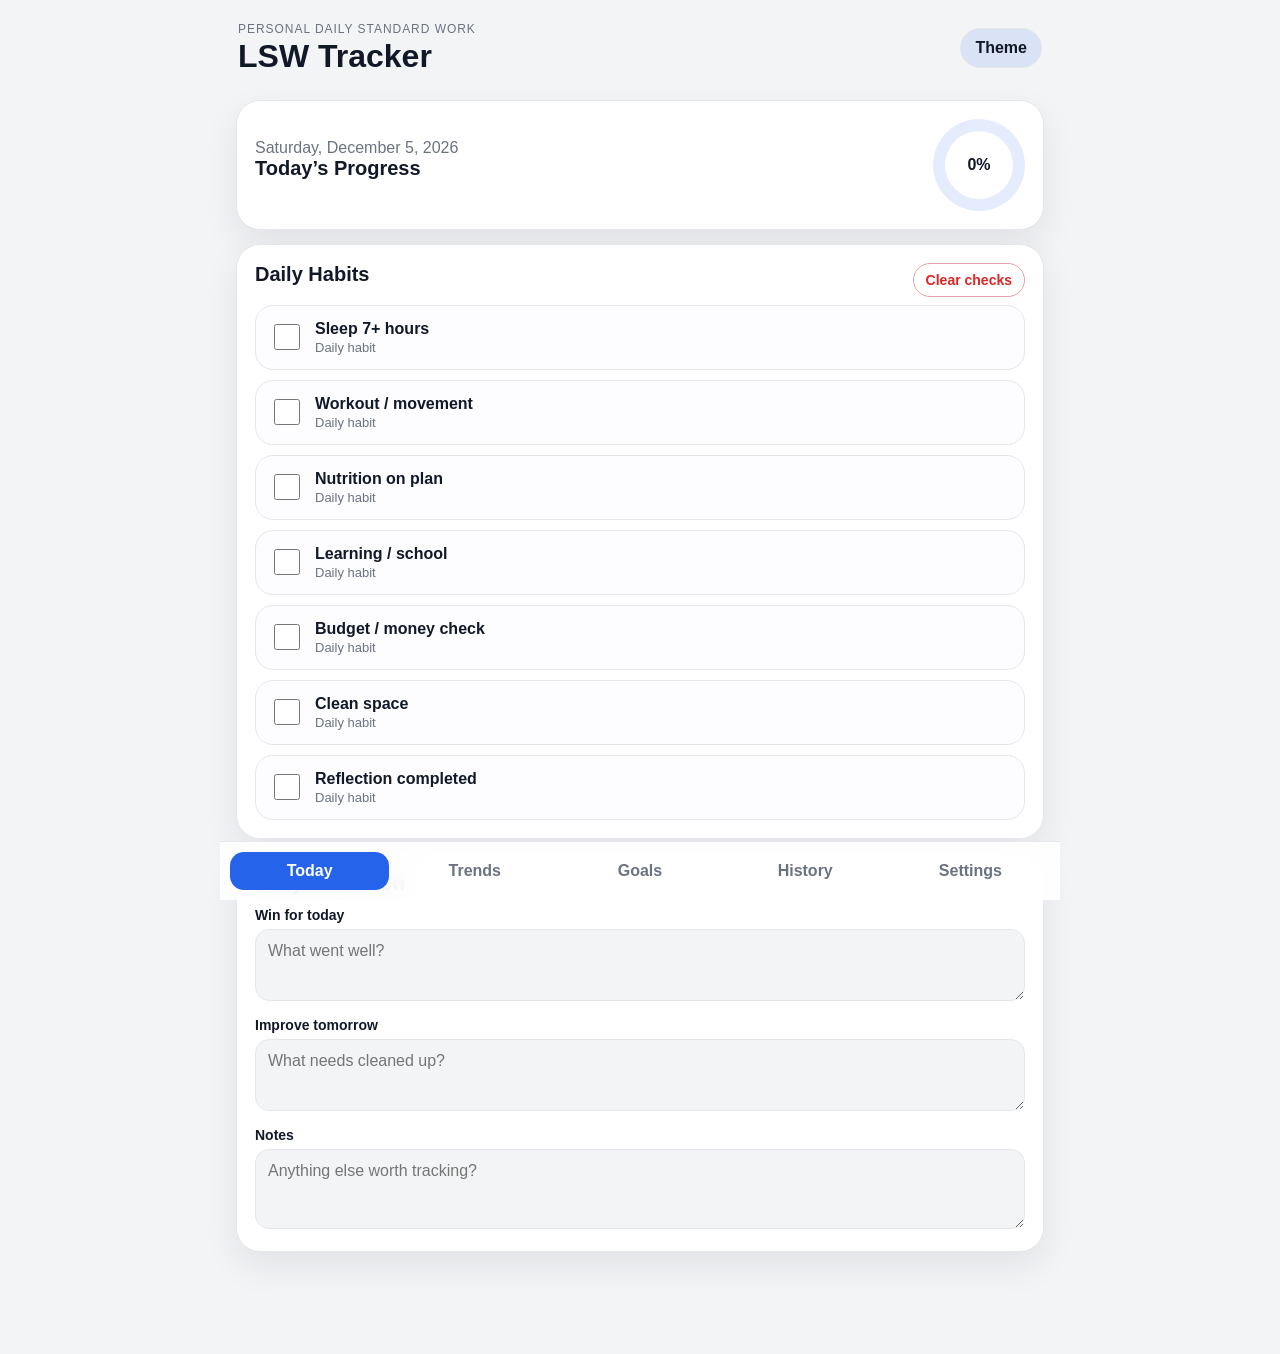
<file: index.html>
<!doctype html>
<html lang="en">
<head>
  <meta charset="utf-8" />
  <meta name="viewport" content="width=device-width, initial-scale=1, viewport-fit=cover" />
  <meta name="theme-color" content="#111827" />
  <meta name="apple-mobile-web-app-capable" content="yes" />
  <meta name="apple-mobile-web-app-status-bar-style" content="black-translucent" />
  <meta name="apple-mobile-web-app-title" content="LSW Tracker" />
  <title>LSW Tracker v2.8</title>
  <link rel="manifest" href="manifest.json" />
  <link rel="apple-touch-icon" href="icons/apple-touch-icon.png" />
  <link rel="stylesheet" href="style.css" />
</head>
<body>
  <div class="app-shell">
    <header class="topbar">
      <div>
        <p class="eyebrow">Personal Daily Standard Work</p>
        <h1 id="appTitle">LSW Tracker</h1>
      </div>
      <button id="themeToggle" class="ghost-btn" type="button">Theme</button>
    </header>

    <main>
      <section id="screen-today" class="screen active">
        <div class="card hero-card">
          <div>
            <p class="muted" id="todayDate"></p>
            <h2>Today’s Progress</h2>
          </div>
          <div class="score-ring"><span id="todayScore">0%</span></div>
        </div>

        <div class="card">
          <div class="section-heading">
            <h2>Daily Habits</h2>
            <button id="clearToday" class="small-btn danger" type="button">Clear checks</button>
          </div>
          <div id="habitList" class="habit-list"></div>
        </div>

        <div class="card">
          <h2>Daily Reflection</h2>
          <label class="field-label" for="winInput">Win for today</label>
          <textarea id="winInput" rows="2" placeholder="What went well?"></textarea>
          <label class="field-label" for="improveInput">Improve tomorrow</label>
          <textarea id="improveInput" rows="2" placeholder="What needs cleaned up?"></textarea>
          <label class="field-label" for="notesInput">Notes</label>
          <textarea id="notesInput" rows="3" placeholder="Anything else worth tracking?"></textarea>
        </div>
      </section>

      <section id="screen-trends" class="screen">
        <div class="card">
          <div class="section-heading">
            <div>
              <h2>Monthly Trendline</h2>
              <p class="muted">Tracks completion percentage by month.</p>
            </div>
            <select id="trendSelect" aria-label="Choose trend"></select>
          </div>
          <canvas id="trendChart" width="900" height="420"></canvas>
          <div id="trendSummary" class="trend-summary"></div>
        </div>

        <div class="card">
          <h2>Habit Breakdown This Month</h2>
          <div id="monthBreakdown" class="breakdown-list"></div>
        </div>
      </section>

      <section id="screen-goals" class="screen">
        <div class="card">
          <div class="section-heading">
            <div>
              <h2>Monthly Goals</h2>
              <p class="muted" id="monthlyGoalMonth"></p>
            </div>
            <button id="addMonthlyGoal" class="small-btn" type="button">Add monthly goal</button>
          </div>
          <div id="monthlyGoalList" class="goal-list"></div>
        </div>

        <div class="card">
          <div class="section-heading">
            <div>
              <h2>Overall Goals</h2>
              <p class="muted">Longer-term goals that do not reset each month.</p>
            </div>
            <button id="addGoal" class="small-btn" type="button">Add overall goal</button>
          </div>
          <div id="goalList" class="goal-list"></div>
        </div>
      </section>

      <section id="screen-history" class="screen">
        <div class="card">
          <div class="section-heading">
            <h2>History</h2>
            <button id="exportCsv" class="small-btn" type="button">Export CSV</button>
          </div>
          <div id="historyList" class="history-list"></div>
        </div>
      </section>

      <section id="screen-settings" class="screen">
        <div class="card">
          <h2>Customize App</h2>
          <label class="field-label" for="appNameInput">App name</label>
          <input id="appNameInput" type="text" />
          <label class="field-label" for="colorInput">Accent color</label>
          <input id="colorInput" type="color" />
        </div>

        <div class="card">
          <div class="section-heading">
            <h2>Customize Habits</h2>
            <button id="addHabit" class="small-btn" type="button">Add habit</button>
          </div>
          <div id="habitSettings" class="settings-list"></div>
        </div>

        <div class="card">
          <h2>Backup</h2>
          <p class="muted">Your data is saved on this phone/browser. Export a backup before clearing Safari data or switching phones.</p>
          <div class="button-row">
            <button id="exportBackup" class="primary-btn" type="button">Export backup</button>
            <label class="primary-btn file-label" for="importBackup">Import backup</label>
            <input id="importBackup" type="file" accept="application/json" hidden />
          </div>
          <button id="resetApp" class="text-danger" type="button">Reset everything</button>
        </div>
      </section>
    </main>

    <nav class="bottom-nav" aria-label="App navigation">
      <button class="nav-btn active" data-screen="today">Today</button>
      <button class="nav-btn" data-screen="trends">Trends</button>
      <button class="nav-btn" data-screen="goals">Goals</button>
      <button class="nav-btn" data-screen="history">History</button>
      <button class="nav-btn" data-screen="settings">Settings</button>
    </nav>
  </div>

  <script src="app.js"></script>
</body>
</html>
</file>
<file: style.css>
:root {
  --bg: #f3f4f6;
  --card: #ffffff;
  --text: #111827;
  --muted: #6b7280;
  --border: #e5e7eb;
  --accent: #2563eb;
  --accent-soft: rgba(37, 99, 235, 0.12);
  --danger: #dc2626;
  --shadow: 0 14px 35px rgba(17, 24, 39, 0.08);
}

body.dark {
  --bg: #0b1220;
  --card: #111827;
  --text: #f9fafb;
  --muted: #9ca3af;
  --border: #243044;
  --accent-soft: rgba(96, 165, 250, 0.16);
  --shadow: 0 14px 35px rgba(0, 0, 0, 0.35);
}

* { box-sizing: border-box; }
html, body { margin: 0; min-height: 100%; font-family: -apple-system, BlinkMacSystemFont, "Segoe UI", sans-serif; background: var(--bg); color: var(--text); }
button, input, textarea, select { font: inherit; }
button { cursor: pointer; }
.app-shell { max-width: 840px; margin: 0 auto; padding: env(safe-area-inset-top) 16px calc(88px + env(safe-area-inset-bottom)); }
.topbar { display: flex; align-items: center; justify-content: space-between; gap: 16px; padding: 22px 2px 12px; }
.eyebrow { margin: 0 0 4px; color: var(--muted); font-size: 12px; text-transform: uppercase; letter-spacing: .08em; }
h1 { margin: 0; font-size: 32px; line-height: 1.05; }
h2 { margin: 0 0 10px; font-size: 20px; }
.muted { color: var(--muted); margin: 0; }
.screen { display: none; }
.screen.active { display: block; animation: fadeIn .18s ease; }
@keyframes fadeIn { from { opacity: .6; transform: translateY(4px); } to { opacity: 1; transform: none; } }
.card { background: var(--card); border: 1px solid var(--border); border-radius: 24px; padding: 18px; margin: 14px 0; box-shadow: var(--shadow); }
.hero-card { display: flex; align-items: center; justify-content: space-between; }
.score-ring { width: 92px; height: 92px; border-radius: 50%; display: grid; place-items: center; background: conic-gradient(var(--accent) var(--score-deg, 0deg), var(--accent-soft) 0); }
.score-ring span { width: 68px; height: 68px; border-radius: 50%; display: grid; place-items: center; background: var(--card); font-weight: 800; }
.section-heading { display: flex; justify-content: space-between; align-items: center; gap: 12px; margin-bottom: 8px; }
.habit-list, .settings-list, .goal-list, .history-list, .breakdown-list { display: grid; gap: 10px; }
.habit-item, .goal-item, .history-item, .setting-item, .breakdown-item { border: 1px solid var(--border); border-radius: 18px; padding: 14px; background: color-mix(in srgb, var(--card) 92%, var(--accent-soft)); }
.habit-item { display: flex; align-items: center; gap: 12px; }
.habit-item input[type="checkbox"] { width: 26px; height: 26px; accent-color: var(--accent); }
.habit-main { flex: 1; }
.habit-name { font-weight: 750; }
.habit-meta { color: var(--muted); font-size: 13px; margin-top: 2px; }
textarea, input[type="text"], input[type="number"], select { width: 100%; border: 1px solid var(--border); border-radius: 14px; padding: 12px; color: var(--text); background: var(--bg); outline: none; }
textarea:focus, input:focus, select:focus { border-color: var(--accent); box-shadow: 0 0 0 3px var(--accent-soft); }
.field-label { display: block; margin: 12px 0 6px; font-weight: 700; font-size: 14px; }
.primary-btn, .small-btn, .ghost-btn { border: 0; border-radius: 999px; background: var(--accent); color: white; padding: 10px 14px; font-weight: 750; }
.small-btn { padding: 8px 12px; font-size: 14px; }
.ghost-btn { background: var(--accent-soft); color: var(--text); border: 1px solid var(--border); }
.danger, .text-danger { color: var(--danger); }
.small-btn.danger { background: transparent; border: 1px solid color-mix(in srgb, var(--danger) 35%, var(--border)); }
.text-danger { border: 0; background: transparent; margin-top: 14px; padding: 8px 0; font-weight: 700; }
.button-row { display: flex; gap: 10px; flex-wrap: wrap; margin-top: 14px; }
.file-label { display: inline-block; }
.setting-grid { display: grid; grid-template-columns: 1fr 80px auto; gap: 8px; align-items: end; }
.habit-setting-grid { grid-template-columns: 1fr auto; }
.small-note { font-size: 13px; margin-top: 6px; }
.goal-top { display: flex; align-items: center; gap: 10px; justify-content: space-between; }
.goal-progress { height: 10px; border-radius: 999px; background: var(--accent-soft); overflow: hidden; margin-top: 10px; }
.goal-progress > div { height: 100%; background: var(--accent); width: 0; }
.trend-summary { display: grid; gap: 8px; grid-template-columns: repeat(auto-fit, minmax(160px, 1fr)); margin-top: 12px; }
.stat { border: 1px solid var(--border); border-radius: 16px; padding: 12px; }
.stat strong { display: block; font-size: 24px; }
canvas { width: 100%; max-height: 330px; border: 1px solid var(--border); border-radius: 18px; background: var(--bg); }
.bottom-nav { position: fixed; left: 50%; bottom: 0; transform: translateX(-50%); width: min(840px, 100%); padding: 10px 10px calc(10px + env(safe-area-inset-bottom)); background: color-mix(in srgb, var(--card) 88%, transparent); backdrop-filter: blur(16px); border-top: 1px solid var(--border); display: grid; grid-template-columns: repeat(5, 1fr); gap: 6px; }
.nav-btn { border: 0; border-radius: 14px; padding: 10px 5px; background: transparent; color: var(--muted); font-weight: 750; }
.nav-btn.active { background: var(--accent); color: white; }
@media (max-width: 520px) { h1 { font-size: 28px; } .card { border-radius: 20px; padding: 15px; } .setting-grid { grid-template-columns: 1fr; } .nav-btn { font-size: 12px; } }

/* v2.7 mobile text-entry fix */
input, textarea, select {
  font-size: 16px;
  -webkit-user-select: text;
  user-select: text;
  -webkit-touch-callout: default;
  caret-color: var(--accent);
  touch-action: manipulation;
  pointer-events: auto;
}
textarea { min-height: 72px; resize: vertical; }
.goal-name-label { flex: 1; margin-right: 10px; }
.goal-name-label .field-label { margin-top: 0; }
.goal-name-input { font-weight: 750; }
</file>
